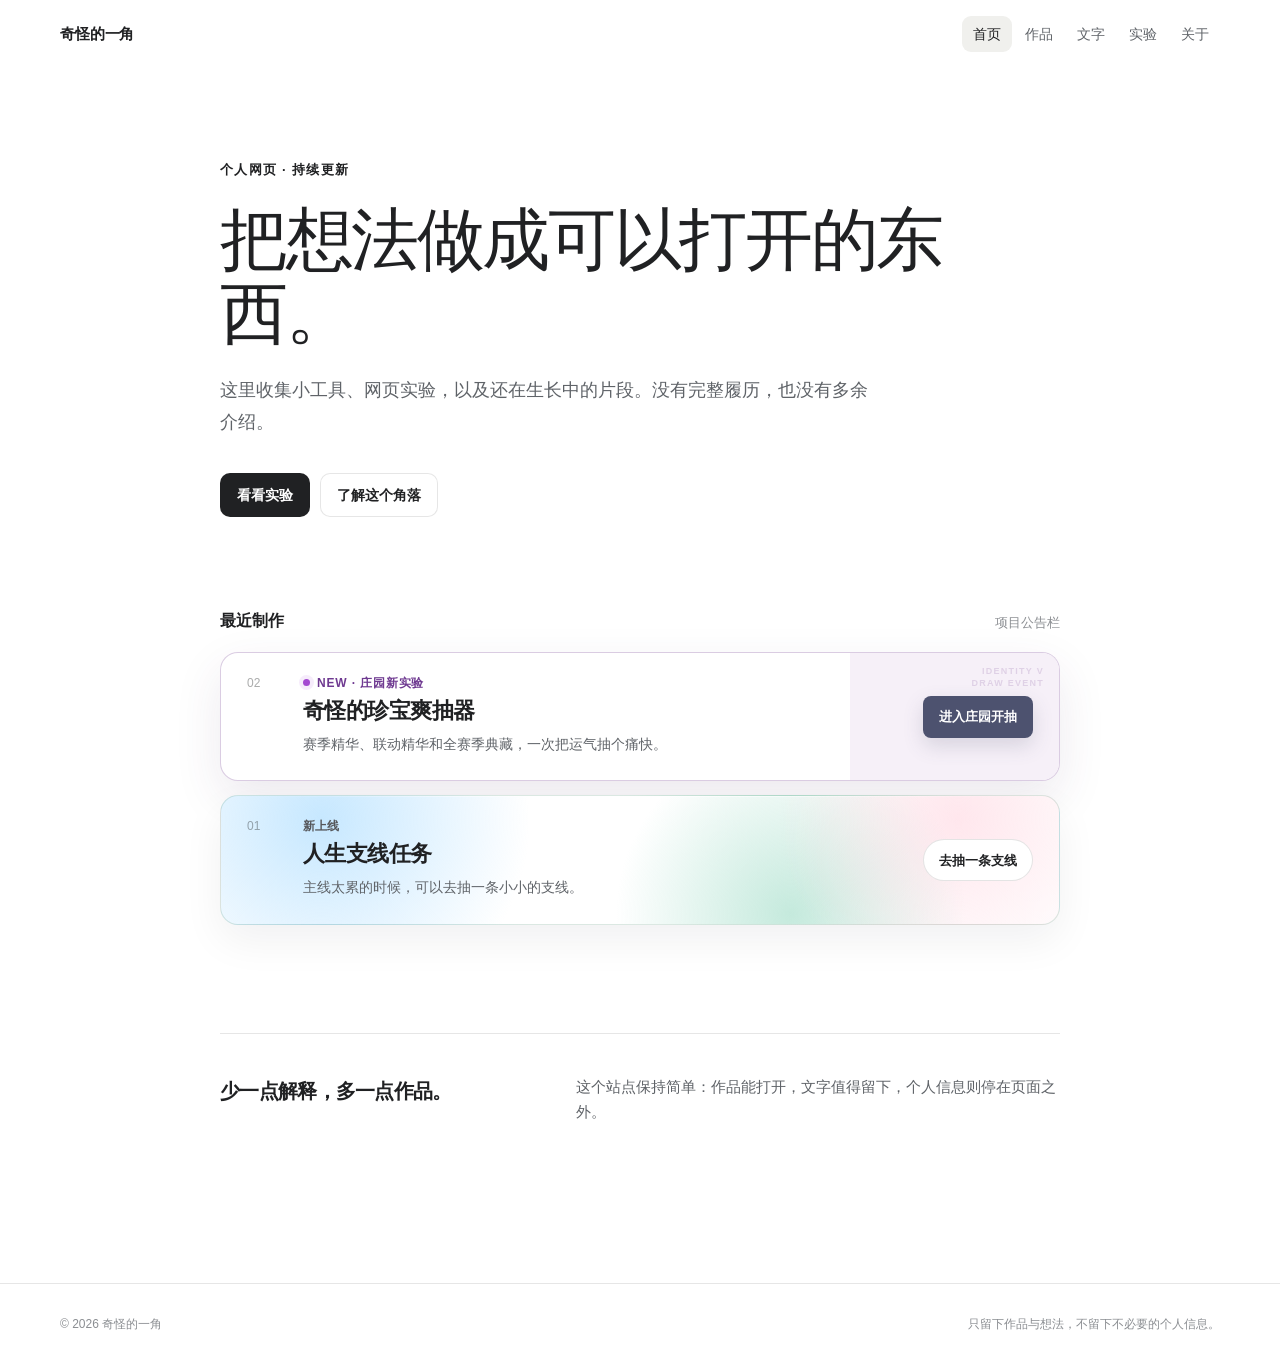
<file: index.html>
<!DOCTYPE html>
<html lang="zh-CN">
<head>
  <meta charset="UTF-8">
  <meta name="viewport" content="width=device-width, initial-scale=1.0">
  <meta name="description" content="奇怪的一角：收集小工具、网页实验和仍在生长的想法。">
  <title>奇怪的一角</title>
  <link rel="stylesheet" href="assets/css/style.css?v=20260715-board">
  <link rel="stylesheet" href="assets/css/responsive.css?v=20260715-board2">
  <script src="assets/js/main.js?v=20260715-board" defer></script>
</head>
<body>
  <site-header active="home"></site-header>

  <main class="page-main">
    <section class="home-hero">
      <div class="page-width">
        <p class="kicker">个人网页 · 持续更新</p>
        <h1>把想法做成可以打开的东西。</h1>
        <p class="hero-copy">这里收集小工具、网页实验，以及还在生长中的片段。没有完整履历，也没有多余介绍。</p>
        <div class="hero-actions">
          <a class="button button-primary" href="pages/lab.html">看看实验</a>
          <a class="button button-secondary" href="pages/about.html">了解这个角落</a>
        </div>
      </div>
    </section>

    <section class="home-section" aria-labelledby="latest-work">
      <div class="page-width">
        <div class="section-heading">
          <h2 id="latest-work">最近制作</h2>
          <p class="section-count">项目公告栏</p>
        </div>

        <div class="announcement-board" aria-label="最近制作的项目公告">
          <a class="announcement-tile theme-identity-v" href="https://identity-v-draw-simulator-cn.netlify.app/" target="_blank" rel="noopener noreferrer">
            <span class="announcement-number">02</span>
            <span class="announcement-body">
              <span class="announcement-meta"><span class="event-live-dot" aria-hidden="true"></span>NEW · 庄园新实验</span>
              <strong>奇怪的珍宝爽抽器</strong>
              <span class="announcement-description">赛季精华、联动精华和全赛季典藏，一次把运气抽个痛快。</span>
            </span>
            <span class="announcement-action">进入庄园开抽</span>
            <span class="event-stamp" aria-hidden="true">IDENTITY V<br>DRAW EVENT</span>
          </a>

          <a class="announcement-tile theme-side-quest" href="https://life-side-quest.netlify.app/" target="_blank" rel="noopener noreferrer">
            <span class="announcement-number">01</span>
            <span class="announcement-body">
              <span class="announcement-meta">新上线</span>
              <strong>人生支线任务</strong>
              <span class="announcement-description">主线太累的时候，可以去抽一条小小的支线。</span>
            </span>
            <span class="announcement-action">去抽一条支线</span>
          </a>
        </div>
      </div>
    </section>

    <section class="home-section">
      <div class="page-width quiet-note">
        <h2>少一点解释，多一点作品。</h2>
        <p>这个站点保持简单：作品能打开，文字值得留下，个人信息则停在页面之外。</p>
      </div>
    </section>
  </main>

  <site-footer></site-footer>
</body>
</html>
</file>
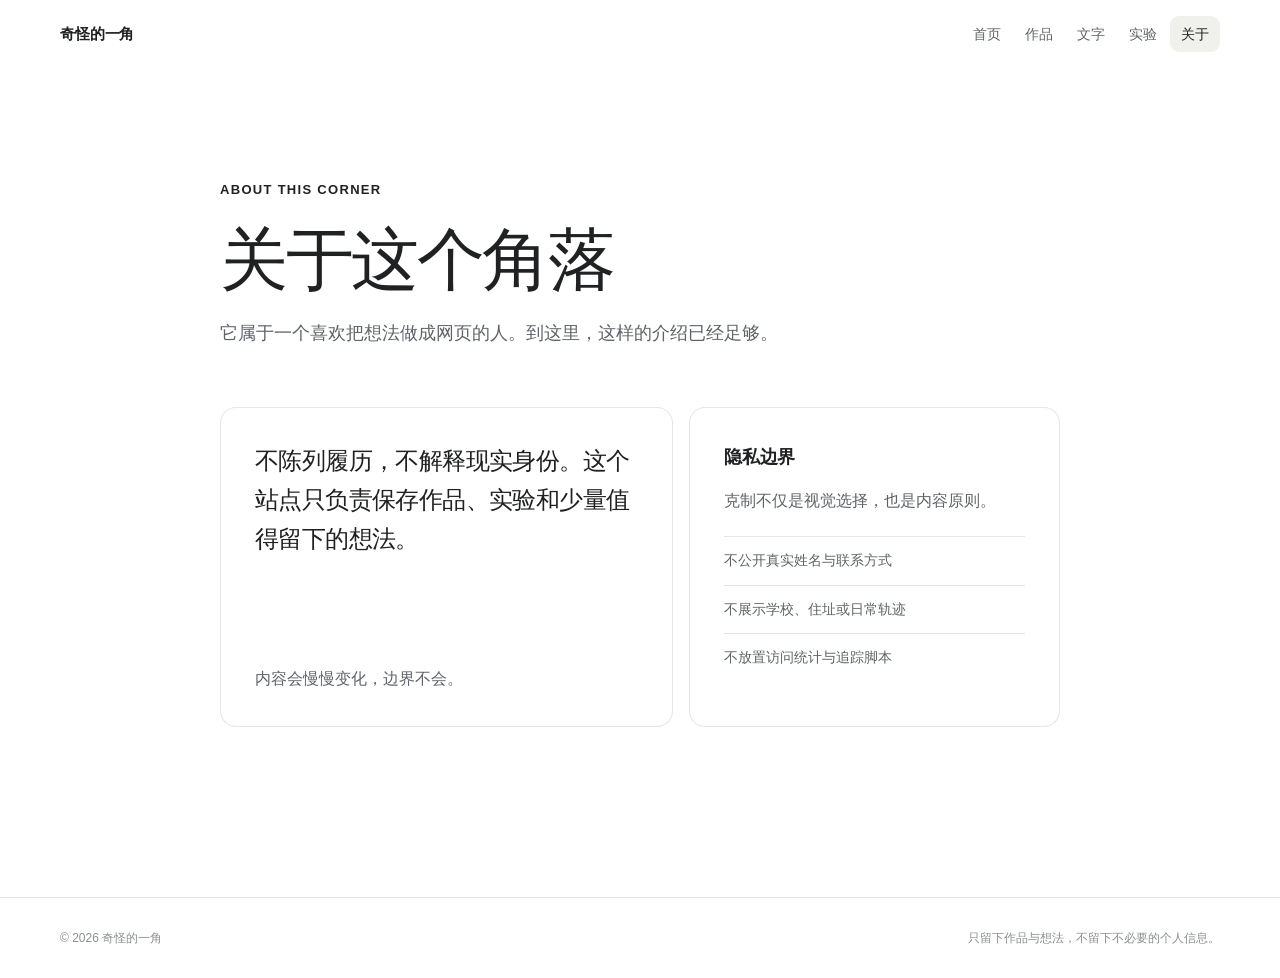
<file: pages/about.html>
<!DOCTYPE html>
<html lang="zh-CN">
<head>
  <meta charset="UTF-8">
  <meta name="viewport" content="width=device-width, initial-scale=1.0">
  <meta name="description" content="关于奇怪的一角，以及它的隐私边界。">
  <title>关于 | 奇怪的一角</title>
  <link rel="stylesheet" href="../assets/css/style.css?v=20260715-board">
  <link rel="stylesheet" href="../assets/css/responsive.css?v=20260715-board2">
  <script src="../assets/js/main.js?v=20260715-board" defer></script>
</head>
<body>
  <site-header root="../" active="about"></site-header>

  <main class="page-main">
    <section class="page-hero">
      <div class="page-width">
        <p class="kicker">About this corner</p>
        <h1>关于这个角落</h1>
        <p class="lead-text">它属于一个喜欢把想法做成网页的人。到这里，这样的介绍已经足够。</p>
      </div>
    </section>

    <section class="section-block compact-section">
      <div class="page-width about-grid">
        <article class="content-panel about-statement">
          <p>不陈列履历，不解释现实身份。这个站点只负责保存作品、实验和少量值得留下的想法。</p>
          <p>内容会慢慢变化，边界不会。</p>
        </article>

        <aside class="privacy-panel" aria-labelledby="privacy-title">
          <h2 id="privacy-title">隐私边界</h2>
          <p>克制不仅是视觉选择，也是内容原则。</p>
          <ul class="privacy-list">
            <li>不公开真实姓名与联系方式</li>
            <li>不展示学校、住址或日常轨迹</li>
            <li>不放置访问统计与追踪脚本</li>
          </ul>
        </aside>
      </div>
    </section>
  </main>

  <site-footer></site-footer>
</body>
</html>
</file>
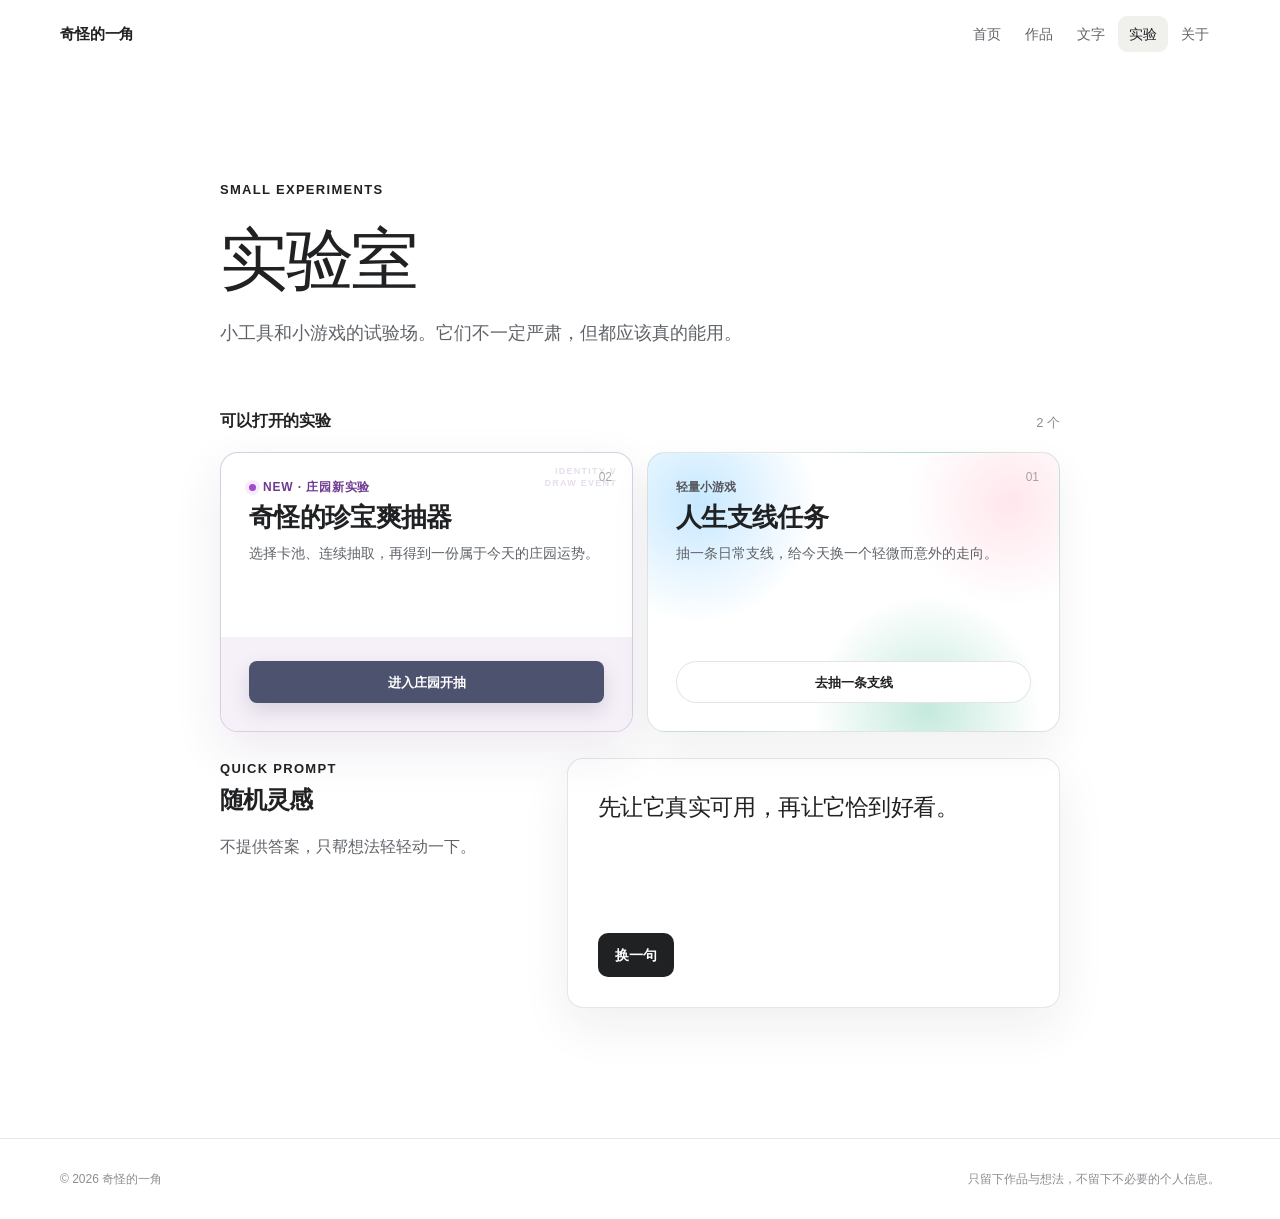
<file: pages/lab.html>
<!DOCTYPE html>
<html lang="zh-CN">
<head>
  <meta charset="UTF-8">
  <meta name="viewport" content="width=device-width, initial-scale=1.0">
  <meta name="description" content="奇怪的一角的网页实验与随机灵感。">
  <title>实验 | 奇怪的一角</title>
  <link rel="stylesheet" href="../assets/css/style.css?v=20260715-board">
  <link rel="stylesheet" href="../assets/css/responsive.css?v=20260715-board2">
  <script src="../assets/js/main.js?v=20260715-board" defer></script>
</head>
<body>
  <site-header root="../" active="lab"></site-header>

  <main class="page-main">
    <section class="page-hero">
      <div class="page-width">
        <p class="kicker">Small experiments</p>
        <h1>实验室</h1>
        <p class="lead-text">小工具和小游戏的试验场。它们不一定严肃，但都应该真的能用。</p>
      </div>
    </section>

    <section class="section-block compact-section">
      <div class="page-width">
        <div class="section-heading">
          <h2>可以打开的实验</h2>
          <p class="section-count">2 个</p>
        </div>

        <div class="lab-announcement-grid" aria-label="可以打开的实验">
          <a class="announcement-tile lab-announcement-tile theme-identity-v" href="https://identity-v-draw-simulator-cn.netlify.app/" target="_blank" rel="noopener noreferrer">
            <span class="announcement-number">02</span>
            <span class="announcement-body">
              <span class="announcement-meta"><span class="event-live-dot" aria-hidden="true"></span>NEW · 庄园新实验</span>
              <strong>奇怪的珍宝爽抽器</strong>
              <span class="announcement-description">选择卡池、连续抽取，再得到一份属于今天的庄园运势。</span>
            </span>
            <span class="announcement-action">进入庄园开抽</span>
            <span class="event-stamp" aria-hidden="true">IDENTITY V<br>DRAW EVENT</span>
          </a>

          <a class="announcement-tile lab-announcement-tile theme-side-quest" href="https://life-side-quest.netlify.app/" target="_blank" rel="noopener noreferrer">
            <span class="announcement-number">01</span>
            <span class="announcement-body">
              <span class="announcement-meta">轻量小游戏</span>
              <strong>人生支线任务</strong>
              <span class="announcement-description">抽一条日常支线，给今天换一个轻微而意外的走向。</span>
            </span>
            <span class="announcement-action">去抽一条支线</span>
          </a>
        </div>

        <div class="lab-grid">
          <div class="lab-intro">
            <p class="kicker">Quick prompt</p>
            <h2>随机灵感</h2>
            <p>不提供答案，只帮想法轻轻动一下。</p>
          </div>
          <div class="inspiration-box">
            <p class="inspiration-text" aria-live="polite" data-inspiration-output>先让它真实可用，再让它恰到好看。</p>
            <button class="button button-primary" type="button" data-inspiration-button>换一句</button>
          </div>
        </div>
      </div>
    </section>
  </main>

  <site-footer></site-footer>
</body>
</html>
</file>
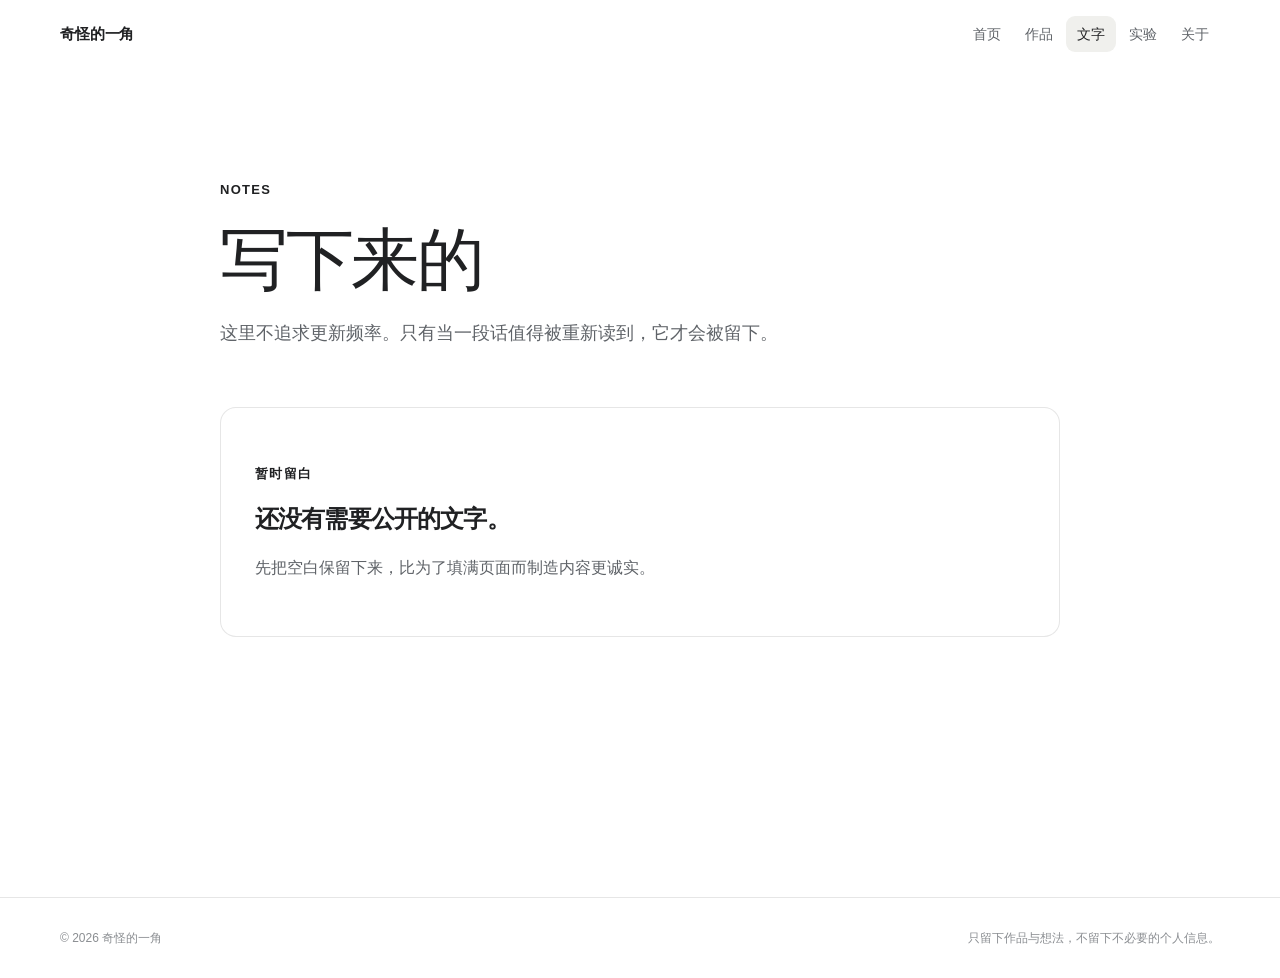
<file: pages/notes.html>
<!DOCTYPE html>
<html lang="zh-CN">
<head>
  <meta charset="UTF-8">
  <meta name="viewport" content="width=device-width, initial-scale=1.0">
  <meta name="description" content="奇怪的一角留下的简短文字。">
  <title>文字 | 奇怪的一角</title>
  <link rel="stylesheet" href="../assets/css/style.css?v=20260715-board">
  <link rel="stylesheet" href="../assets/css/responsive.css?v=20260715-board2">
  <script src="../assets/js/main.js?v=20260715-board" defer></script>
</head>
<body>
  <site-header root="../" active="notes"></site-header>

  <main class="page-main">
    <section class="page-hero">
      <div class="page-width">
        <p class="kicker">Notes</p>
        <h1>写下来的</h1>
        <p class="lead-text">这里不追求更新频率。只有当一段话值得被重新读到，它才会被留下。</p>
      </div>
    </section>

    <section class="section-block compact-section">
      <div class="page-width">
        <article class="content-panel empty-state">
          <p class="kicker">暂时留白</p>
          <h2>还没有需要公开的文字。</h2>
          <p>先把空白保留下来，比为了填满页面而制造内容更诚实。</p>
        </article>
      </div>
    </section>
  </main>

  <site-footer></site-footer>
</body>
</html>
</file>
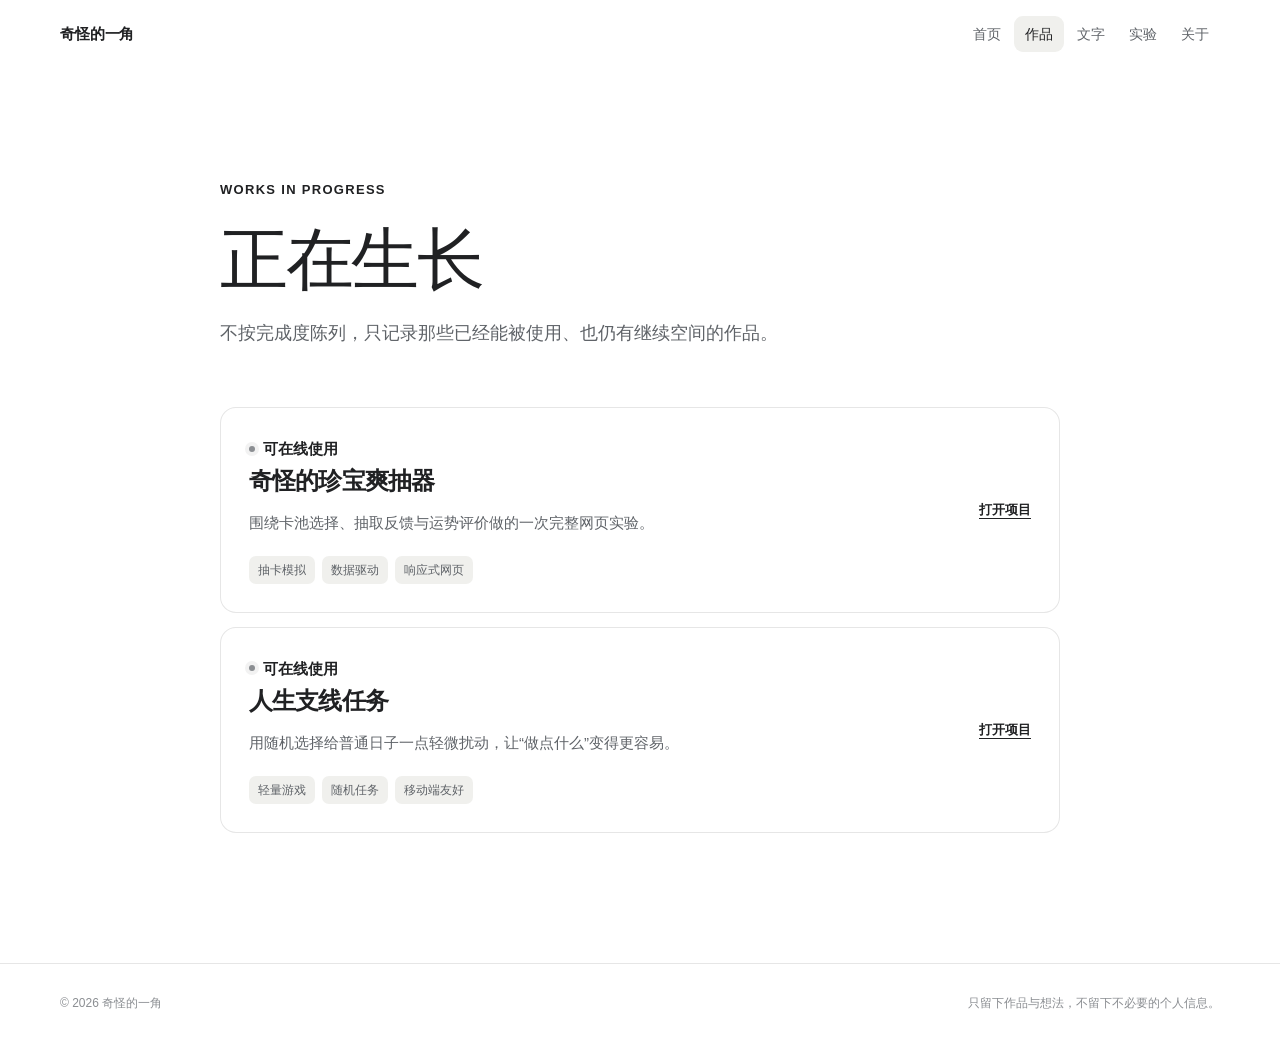
<file: pages/projects.html>
<!DOCTYPE html>
<html lang="zh-CN">
<head>
  <meta charset="UTF-8">
  <meta name="viewport" content="width=device-width, initial-scale=1.0">
  <meta name="description" content="奇怪的一角正在生长的网页作品。">
  <title>作品 | 奇怪的一角</title>
  <link rel="stylesheet" href="../assets/css/style.css?v=20260715-board">
  <link rel="stylesheet" href="../assets/css/responsive.css?v=20260715-board2">
  <script src="../assets/js/main.js?v=20260715-board" defer></script>
</head>
<body>
  <site-header root="../" active="projects"></site-header>

  <main class="page-main">
    <section class="page-hero">
      <div class="page-width">
        <p class="kicker">Works in progress</p>
        <h1>正在生长</h1>
        <p class="lead-text">不按完成度陈列，只记录那些已经能被使用、也仍有继续空间的作品。</p>
      </div>
    </section>

    <section class="section-block compact-section">
      <div class="page-width stack">
        <article class="project-panel">
          <div>
            <p class="work-meta"><span class="status-dot" aria-hidden="true"></span>可在线使用</p>
            <h2>奇怪的珍宝爽抽器</h2>
            <p>围绕卡池选择、抽取反馈与运势评价做的一次完整网页实验。</p>
            <div class="tag-list" aria-label="项目特点">
              <span>抽卡模拟</span>
              <span>数据驱动</span>
              <span>响应式网页</span>
            </div>
          </div>
          <a class="project-link" href="https://identity-v-draw-simulator-cn.netlify.app/" target="_blank" rel="noopener noreferrer">打开项目</a>
        </article>

        <article class="project-panel">
          <div>
            <p class="work-meta"><span class="status-dot" aria-hidden="true"></span>可在线使用</p>
            <h2>人生支线任务</h2>
            <p>用随机选择给普通日子一点轻微扰动，让“做点什么”变得更容易。</p>
            <div class="tag-list" aria-label="项目特点">
              <span>轻量游戏</span>
              <span>随机任务</span>
              <span>移动端友好</span>
            </div>
          </div>
          <a class="project-link" href="https://life-side-quest.netlify.app/" target="_blank" rel="noopener noreferrer">打开项目</a>
        </article>
      </div>
    </section>
  </main>

  <site-footer></site-footer>
</body>
</html>
</file>
<file: assets/css/style.css>
:root {
  color-scheme: light;
  --canvas: #ffffff;
  --surface: #ffffff;
  --surface-subtle: #f0f0ed;
  --text: #202123;
  --text-soft: #5f6368;
  --text-faint: #8b8e92;
  --line: rgba(32, 33, 35, 0.11);
  --line-strong: rgba(32, 33, 35, 0.18);
  --accent: #202123;
  --accent-soft: #f0f0ed;
  --focus: #2f7a60;
  --shadow: 0 18px 50px rgba(25, 27, 26, 0.07);
  --radius-small: 10px;
  --radius: 16px;
  --page-width: 840px;
  --shell-width: 1160px;
  --ease: cubic-bezier(0.16, 1, 0.3, 1);
}

* {
  box-sizing: border-box;
}

html {
  scroll-behavior: smooth;
}

body {
  margin: 0;
  min-width: 320px;
  color: var(--text);
  background: var(--canvas);
  font-family: Inter, ui-sans-serif, -apple-system, BlinkMacSystemFont, "Segoe UI", "PingFang SC", "Microsoft YaHei", sans-serif;
  font-size: 16px;
  line-height: 1.7;
  text-rendering: optimizeLegibility;
  -webkit-font-smoothing: antialiased;
}

body::before {
  content: none;
}

a {
  color: inherit;
}

button,
a {
  -webkit-tap-highlight-color: transparent;
}

button,
input,
textarea,
select {
  font: inherit;
}

button:focus-visible,
a:focus-visible {
  outline: 3px solid color-mix(in srgb, var(--focus) 32%, transparent);
  outline-offset: 3px;
}

h1,
h2,
h3,
p {
  margin-top: 0;
}

h1,
h2,
h3 {
  color: var(--text);
  letter-spacing: -0.035em;
}

p {
  color: var(--text-soft);
}

site-header,
site-footer {
  display: block;
}

.shell {
  width: min(calc(100% - 48px), var(--shell-width));
  margin-inline: auto;
}

.page-width {
  width: min(calc(100% - 48px), var(--page-width));
  margin-inline: auto;
}

.site-header {
  position: sticky;
  top: 0;
  z-index: 20;
  border-bottom: 1px solid transparent;
  background: rgba(255, 255, 255, 0.9);
  backdrop-filter: blur(18px) saturate(1.15);
  -webkit-backdrop-filter: blur(18px) saturate(1.15);
}

.navbar {
  min-height: 68px;
  display: flex;
  align-items: center;
  justify-content: space-between;
  gap: 24px;
}

.brand {
  flex: 0 0 auto;
  color: var(--text);
  font-size: 15px;
  font-weight: 680;
  letter-spacing: -0.01em;
  text-decoration: none;
}

.nav-links {
  display: flex;
  align-items: center;
  gap: 2px;
}

.nav-links a {
  min-height: 36px;
  display: inline-flex;
  align-items: center;
  border-radius: 9px;
  color: var(--text-soft);
  font-size: 14px;
  line-height: 1;
  padding: 0 11px;
  text-decoration: none;
  transition: color 180ms ease, background-color 180ms ease;
}

.nav-links a:hover,
.nav-links a[aria-current="page"] {
  color: var(--text);
  background: var(--surface-subtle);
}

.page-main {
  min-height: calc(100vh - 148px);
}

.home-hero {
  padding: 90px 0 36px;
  animation: reveal 620ms var(--ease) both;
}

.kicker {
  margin-bottom: 22px;
  color: var(--accent);
  font-size: 13px;
  font-weight: 700;
  letter-spacing: 0.1em;
  text-transform: uppercase;
}

.home-hero h1,
.page-hero h1 {
  margin-bottom: 24px;
  font-size: clamp(44px, 7.2vw, 68px);
  font-weight: 560;
  line-height: 1.08;
}

.home-hero h1 {
  max-width: 740px;
}

.hero-copy,
.lead-text {
  max-width: 650px;
  margin-bottom: 0;
  font-size: 18px;
  line-height: 1.8;
}

.hero-actions {
  display: flex;
  flex-wrap: wrap;
  gap: 10px;
  margin-top: 34px;
}

.button {
  min-height: 44px;
  display: inline-flex;
  align-items: center;
  justify-content: center;
  border: 1px solid transparent;
  border-radius: var(--radius-small);
  padding: 0 16px;
  font-size: 14px;
  font-weight: 650;
  line-height: 1;
  text-decoration: none;
  cursor: pointer;
  transition: transform 180ms var(--ease), background-color 180ms ease, border-color 180ms ease;
}

.button:hover {
  transform: translateY(-1px);
}

.button-primary {
  color: #ffffff;
  background: var(--text);
}

.button-primary:hover {
  background: #0f1011;
}

.button-secondary {
  border-color: var(--line);
  color: var(--text);
  background: color-mix(in srgb, var(--surface) 78%, transparent);
}

.button-secondary:hover {
  border-color: var(--line-strong);
  background: var(--surface);
}

.home-section,
.section-block {
  padding: 54px 0;
}

.home-section:first-of-type {
  padding-top: 0;
}

.section-heading {
  display: flex;
  align-items: end;
  justify-content: space-between;
  gap: 20px;
  margin-bottom: 18px;
}

.section-heading h2 {
  margin-bottom: 0;
  font-size: 16px;
  font-weight: 680;
  letter-spacing: -0.01em;
}

.section-heading p,
.section-count {
  margin-bottom: 0;
  color: var(--text-faint);
  font-size: 13px;
}

.work-list {
  overflow: hidden;
  border: 1px solid var(--line);
  border-radius: var(--radius);
  background: var(--surface);
  box-shadow: 0 1px 0 rgba(255, 255, 255, 0.75) inset;
}

.work-row {
  display: grid;
  grid-template-columns: 44px minmax(0, 1fr) auto;
  align-items: center;
  gap: 18px;
  min-height: 132px;
  padding: 24px;
  text-decoration: none;
  transition: background-color 190ms ease;
}

.work-row + .work-row {
  border-top: 1px solid var(--line);
}

.work-row:hover {
  background: var(--surface);
}

.work-index {
  align-self: start;
  color: var(--text-faint);
  font-size: 12px;
  font-variant-numeric: tabular-nums;
}

.work-copy {
  min-width: 0;
}

.work-meta {
  display: flex;
  align-items: center;
  gap: 8px;
  margin-bottom: 7px;
  color: var(--accent);
  font-size: 12px;
  font-weight: 680;
}

.status-dot {
  width: 6px;
  height: 6px;
  flex: 0 0 auto;
  border-radius: 50%;
  background: #8b8e92;
  box-shadow: 0 0 0 4px rgba(32, 33, 35, 0.06);
}

.announcement-board {
  display: grid;
  gap: 14px;
}

.announcement-tile {
  position: relative;
  min-height: 118px;
  display: grid;
  grid-template-columns: 34px minmax(0, 1fr) auto;
  align-items: center;
  gap: 22px;
  overflow: hidden;
  border: 1px solid var(--line);
  border-radius: 18px;
  color: var(--text);
  background: var(--surface);
  box-shadow: 0 16px 42px rgba(24, 24, 26, 0.06);
  padding: 24px 26px;
  text-decoration: none;
  transition: transform 240ms var(--ease), border-color 240ms ease, box-shadow 240ms ease, filter 240ms ease;
}

.announcement-tile:hover {
  transform: translateY(-4px);
  border-color: var(--line-strong);
  box-shadow: 0 24px 64px rgba(24, 24, 26, 0.11);
  filter: saturate(1.04);
}

.announcement-number {
  align-self: start;
  color: rgba(32, 33, 35, 0.38);
  font-size: 12px;
  font-variant-numeric: tabular-nums;
  line-height: 1;
}

.announcement-body {
  min-width: 0;
  display: grid;
  gap: 7px;
}

.announcement-meta {
  display: inline-flex;
  align-items: center;
  gap: 7px;
  color: #55565a;
  font-size: 12px;
  font-weight: 700;
  line-height: 1;
}

.announcement-body strong {
  color: var(--text);
  font-size: 22px;
  font-weight: 620;
  letter-spacing: -0.025em;
  line-height: 1.35;
}

.announcement-description {
  max-width: 560px;
  color: var(--text-soft);
  font-size: 14px;
  line-height: 1.7;
}

.announcement-action {
  position: relative;
  z-index: 1;
  min-height: 42px;
  display: inline-flex;
  align-items: center;
  justify-content: center;
  border: 1px solid rgba(32, 33, 35, 0.12);
  border-radius: 999px;
  color: var(--text);
  background: #ffffff;
  font-size: 13px;
  font-weight: 680;
  line-height: 1;
  padding: 0 15px;
  white-space: nowrap;
  transition: transform 180ms var(--ease), border-color 180ms ease, background-color 180ms ease;
}

.announcement-tile:hover .announcement-action {
  transform: translateY(-1px);
  border-color: rgba(32, 33, 35, 0.24);
}

.announcement-tile > * {
  position: relative;
  z-index: 1;
}

.theme-identity-v {
  --idv-ink: #111111;
  --idv-violet: #6f3a91;
  --idv-night: #4d526f;
}

.announcement-tile.theme-identity-v {
  border-color: rgba(111, 58, 145, 0.26);
  background: #ffffff;
  box-shadow: 0 18px 48px rgba(74, 47, 95, 0.1);
}

.theme-identity-v::before {
  position: absolute;
  inset: 0 0 0 auto;
  z-index: 0;
  width: 25%;
  content: "";
  background: #f6f0f8;
}

.theme-identity-v .announcement-meta {
  color: var(--idv-violet);
  letter-spacing: 0.07em;
}

.event-live-dot {
  width: 7px;
  height: 7px;
  flex: 0 0 auto;
  border-radius: 50%;
  background: #a449d1;
  box-shadow: 0 0 0 4px rgba(164, 73, 209, 0.1);
}

.theme-identity-v .announcement-action {
  border-color: transparent;
  border-radius: 8px;
  color: #ffffff;
  background: var(--idv-night);
  box-shadow: 0 8px 20px rgba(77, 82, 111, 0.18);
}

.theme-identity-v:hover .announcement-action {
  border-color: transparent;
  color: #ffffff;
  background: var(--idv-ink);
}

.event-stamp {
  position: absolute !important;
  top: 13px;
  right: 15px;
  z-index: 0 !important;
  color: rgba(111, 58, 145, 0.17);
  font-size: 9px;
  font-weight: 800;
  line-height: 1.3;
  letter-spacing: 0.14em;
  text-align: right;
}

.theme-side-quest {
  --theme-soft: rgba(143, 214, 189, 0.52);
  --theme-sky: rgba(158, 215, 255, 0.58);
  --theme-petal: rgba(255, 208, 220, 0.52);
  --theme-line: rgba(255, 255, 255, 0.78);
}

.announcement-tile.theme-side-quest {
  border-color: rgba(76, 142, 112, 0.2);
  background:
    radial-gradient(circle at 12% 18%, var(--theme-sky), transparent 28%),
    radial-gradient(circle at 88% 18%, var(--theme-petal), transparent 24%),
    radial-gradient(circle at 68% 92%, var(--theme-soft), transparent 30%),
    #ffffff;
}

.theme-side-quest::before {
  position: absolute;
  top: 0;
  right: 24px;
  left: 24px;
  z-index: 0;
  height: 1px;
  content: "";
  background: linear-gradient(90deg, transparent, var(--theme-line), transparent);
}

.theme-side-quest::after {
  position: absolute;
  inset: 0;
  z-index: 0;
  content: "";
  opacity: 0;
  pointer-events: none;
  background: linear-gradient(105deg, transparent 28%, rgba(255, 255, 255, 0.62) 48%, transparent 68%);
  transform: translateX(-42%);
  transition: opacity 240ms ease, transform 620ms var(--ease);
}

.theme-side-quest:hover::after {
  opacity: 0.72;
  transform: translateX(42%);
}

.lab-announcement-grid {
  display: grid;
  grid-template-columns: repeat(2, minmax(0, 1fr));
  gap: 14px;
}

.lab-announcement-tile {
  min-height: 280px;
  grid-template-columns: 1fr;
  align-content: space-between;
  align-items: start;
  padding: 28px;
}

.lab-announcement-tile .announcement-number {
  position: absolute;
  top: 18px;
  right: 20px;
}

.lab-announcement-tile .announcement-body strong {
  font-size: 26px;
}

.lab-announcement-tile .announcement-description {
  max-width: 430px;
}

.lab-announcement-tile .announcement-action {
  width: 100%;
  justify-self: stretch;
  margin-top: 28px;
}

.lab-announcement-tile.theme-identity-v::before {
  inset: auto 0 0;
  width: 100%;
  height: 34%;
}

.work-copy h2,
.work-copy h3 {
  margin-bottom: 7px;
  font-size: 21px;
  font-weight: 620;
  letter-spacing: -0.025em;
}

.work-title,
.work-description {
  display: block;
}

.work-title {
  margin-bottom: 7px;
  color: var(--text);
  font-size: 21px;
  font-weight: 620;
  letter-spacing: -0.025em;
  line-height: 1.35;
}

.work-copy p {
  max-width: 580px;
  margin-bottom: 0;
  font-size: 14px;
  line-height: 1.7;
}

.work-description {
  max-width: 580px;
  color: var(--text-soft);
  font-size: 14px;
  line-height: 1.7;
}

.work-action {
  min-width: 82px;
  border: 1px solid var(--line);
  border-radius: 9px;
  color: var(--text);
  background: var(--surface);
  font-size: 13px;
  font-weight: 650;
  line-height: 1;
  padding: 12px 13px;
  text-align: center;
  transition: border-color 180ms ease, transform 180ms var(--ease);
}

.work-row:hover .work-action {
  border-color: var(--line-strong);
  transform: translateY(-1px);
}

.quiet-note {
  display: grid;
  grid-template-columns: 0.8fr 1.2fr;
  gap: 34px;
  border-top: 1px solid var(--line);
  padding: 40px 0 28px;
}

.quiet-note h2 {
  margin-bottom: 0;
  font-size: 20px;
  font-weight: 620;
}

.quiet-note p {
  margin-bottom: 0;
  font-size: 15px;
}

.page-hero {
  padding: 110px 0 58px;
  animation: reveal 560ms var(--ease) both;
}

.page-hero h1 {
  margin-bottom: 20px;
}

.page-hero .lead-text {
  max-width: 620px;
}

.compact-section {
  padding-top: 0;
}

.stack {
  display: grid;
  gap: 14px;
}

.project-panel,
.content-panel,
.inspiration-box,
.privacy-panel {
  border: 1px solid var(--line);
  border-radius: var(--radius);
  background: var(--surface);
}

.project-panel {
  position: relative;
  display: grid;
  grid-template-columns: minmax(0, 1fr) auto;
  align-items: center;
  gap: 28px;
  padding: 28px;
  transition: border-color 190ms ease, background-color 190ms ease, transform 190ms var(--ease);
}

.project-panel:hover {
  border-color: var(--line-strong);
  background: var(--surface);
  transform: translateY(-2px);
}

.project-panel h2 {
  margin-bottom: 8px;
  font-size: 24px;
  font-weight: 620;
}

.project-panel p {
  max-width: 620px;
  margin-bottom: 0;
  font-size: 15px;
}

.tag-list {
  display: flex;
  flex-wrap: wrap;
  gap: 7px;
  margin-top: 20px;
}

.tag-list span {
  border-radius: 7px;
  color: var(--text-soft);
  background: var(--surface-subtle);
  font-size: 12px;
  line-height: 1;
  padding: 8px 9px;
}

.project-link {
  color: var(--accent);
  font-size: 13px;
  font-weight: 680;
  text-underline-offset: 4px;
}

.content-panel,
.privacy-panel {
  padding: 34px;
}

.content-panel h2,
.privacy-panel h2 {
  margin-bottom: 14px;
  font-size: 24px;
  font-weight: 620;
}

.content-panel p,
.privacy-panel p {
  margin-bottom: 0;
}

.empty-state {
  min-height: 230px;
  display: flex;
  flex-direction: column;
  justify-content: center;
}

.empty-state .kicker {
  margin-bottom: 14px;
}

.lab-grid {
  display: grid;
  grid-template-columns: 0.8fr 1.2fr;
  align-items: stretch;
  gap: 18px;
  padding-top: 26px;
}

.lab-intro h2 {
  margin-bottom: 12px;
  font-size: 24px;
  font-weight: 620;
}

.lab-intro p {
  margin-bottom: 0;
}

.inspiration-box {
  min-height: 250px;
  display: flex;
  flex-direction: column;
  align-items: flex-start;
  justify-content: space-between;
  padding: 30px;
  box-shadow: var(--shadow);
}

.inspiration-text {
  max-width: 560px;
  margin-bottom: 34px;
  color: var(--text);
  font-size: 23px;
  line-height: 1.58;
  letter-spacing: -0.02em;
}

.about-grid {
  display: grid;
  grid-template-columns: 1.1fr 0.9fr;
  gap: 16px;
}

.about-statement {
  min-height: 320px;
  display: flex;
  flex-direction: column;
  justify-content: space-between;
}

.about-statement > p:first-of-type {
  max-width: 560px;
  color: var(--text);
  font-size: 24px;
  line-height: 1.62;
  letter-spacing: -0.025em;
}

.privacy-panel {
  background: var(--surface);
}

.privacy-panel h2 {
  font-size: 18px;
  letter-spacing: -0.015em;
}

.privacy-list {
  display: grid;
  gap: 12px;
  margin: 22px 0 0;
  padding: 0;
  list-style: none;
}

.privacy-list li {
  border-top: 1px solid var(--line);
  color: var(--text-soft);
  font-size: 14px;
  padding-top: 12px;
}

.site-footer {
  margin-top: 76px;
  border-top: 1px solid var(--line);
}

.footer-inner {
  min-height: 80px;
  display: flex;
  align-items: center;
  justify-content: space-between;
  gap: 24px;
}

.footer-inner p {
  margin-bottom: 0;
  color: var(--text-faint);
  font-size: 12px;
}

@keyframes reveal {
  from {
    opacity: 0;
    transform: translateY(12px);
  }

  to {
    opacity: 1;
    transform: translateY(0);
  }
}

@media (prefers-reduced-motion: reduce) {
  html {
    scroll-behavior: auto;
  }

  *,
  *::before,
  *::after {
    animation-duration: 0.01ms !important;
    animation-iteration-count: 1 !important;
    transition-duration: 0.01ms !important;
  }
}
</file>
<file: assets/css/responsive.css>
@media (max-width: 760px) {
  .shell,
  .page-width {
    width: min(calc(100% - 32px), var(--page-width));
  }

  .navbar {
    min-height: auto;
    align-items: flex-start;
    flex-direction: column;
    gap: 8px;
    padding: 14px 0 10px;
  }

  .nav-links {
    width: 100%;
    overflow-x: auto;
    padding-bottom: 4px;
    scrollbar-width: none;
  }

  .nav-links::-webkit-scrollbar {
    display: none;
  }

  .nav-links a {
    flex: 0 0 auto;
    min-height: 34px;
    padding: 0 10px;
  }

  .home-hero,
  .page-hero {
    padding-top: 78px;
  }

  .home-hero {
    padding-bottom: 52px;
  }

  .page-hero {
    padding-bottom: 42px;
  }

  .home-hero h1,
  .page-hero h1 {
    font-size: clamp(40px, 12vw, 54px);
  }

  .hero-copy,
  .lead-text {
    font-size: 17px;
  }

  .home-section,
  .section-block {
    padding: 42px 0;
  }

  .work-row {
    grid-template-columns: minmax(0, 1fr) auto;
    gap: 18px 12px;
    padding: 22px;
  }

  .announcement-tile {
    grid-template-columns: 30px minmax(0, 1fr);
    align-items: start;
  }

  .announcement-action {
    grid-column: 2;
    justify-self: start;
  }

  .theme-identity-v::before {
    inset: auto 0 0;
    width: 100%;
    height: 34%;
  }

  .work-index {
    display: none;
  }

  .quiet-note,
  .lab-grid,
  .about-grid,
  .lab-announcement-grid {
    grid-template-columns: 1fr;
  }

  .lab-announcement-tile {
    min-height: 240px;
    grid-template-columns: 1fr;
    gap: 14px;
  }

  .lab-announcement-tile .announcement-action {
    grid-column: auto;
    justify-self: stretch;
  }

  .quiet-note {
    gap: 16px;
  }

  .project-panel {
    grid-template-columns: 1fr;
    gap: 22px;
  }

  .project-link {
    justify-self: start;
  }

  .about-statement {
    min-height: auto;
  }

  .footer-inner {
    min-height: 96px;
    align-items: flex-start;
    flex-direction: column;
    justify-content: center;
    gap: 4px;
  }
}

@media (max-width: 480px) {
  .home-hero h1,
  .page-hero h1 {
    font-size: 40px;
  }

  .hero-actions,
  .hero-actions .button {
    width: 100%;
  }

  .section-heading {
    align-items: flex-start;
  }

  .work-row {
    grid-template-columns: 1fr;
  }

  .announcement-tile {
    grid-template-columns: 1fr;
    gap: 14px;
    padding: 22px;
  }

  .announcement-number {
    display: none;
  }

  .lab-announcement-tile .announcement-number {
    display: none;
  }

  .announcement-action {
    grid-column: auto;
    justify-self: stretch;
    width: 100%;
  }

  .work-action {
    width: 100%;
  }

  .content-panel,
  .privacy-panel,
  .project-panel,
  .inspiration-box {
    padding: 24px;
  }

  .about-statement > p:first-of-type,
  .inspiration-text {
    font-size: 21px;
  }
}
</file>
